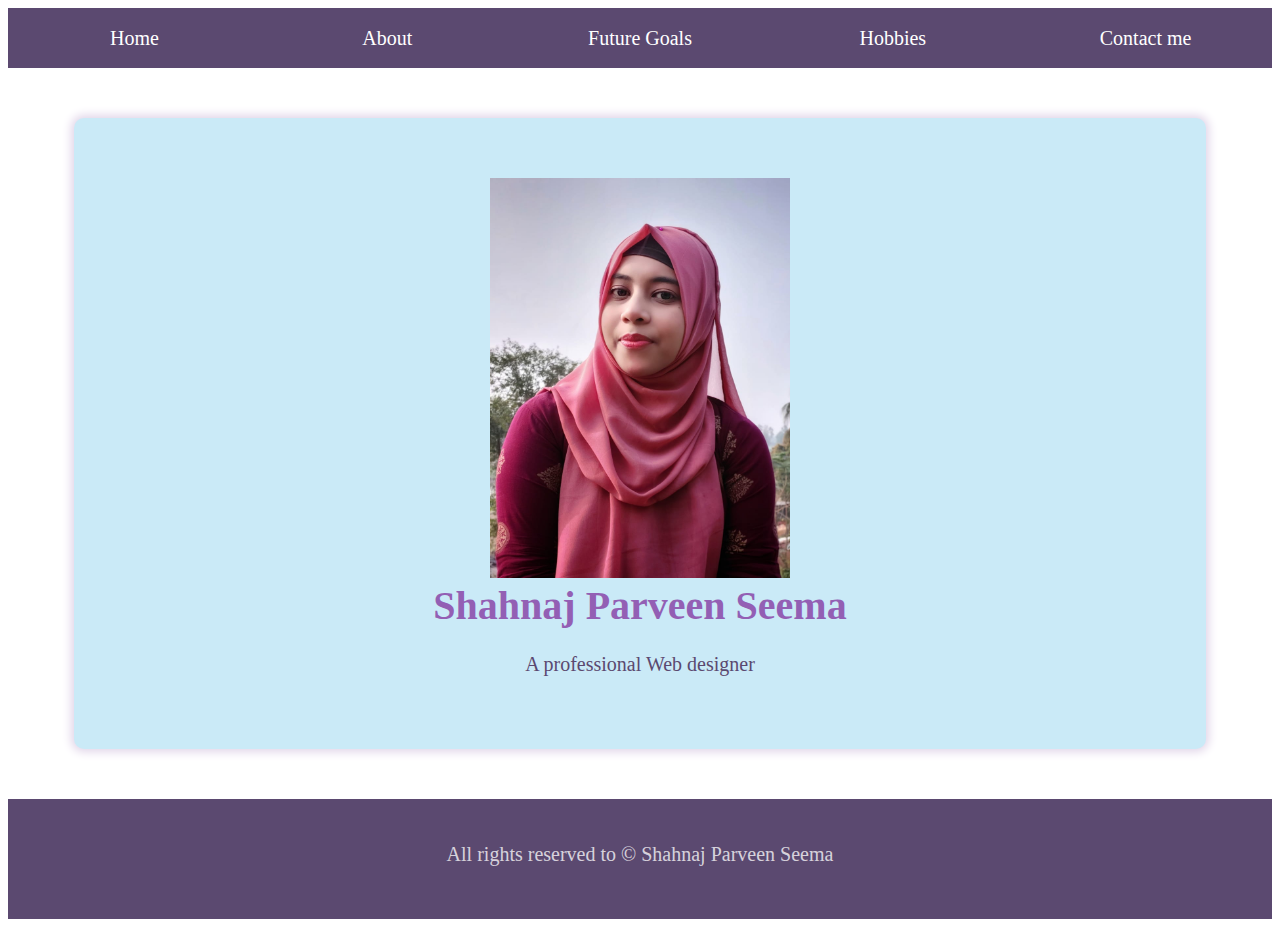
<file: info/index.html>
<!DOCTYPE html>
<html>
  <head>
    <meta charset="UTF-8">
    <meta name="viewport" content="width=device-width, initial-scale=1.0">
    <title>Introduction</title>
    <link rel="stylesheet" type="text/css" href="style.css">
  </head>
  <body>
    <header>
      <nav>
        <ul>
          <li><a href="index.html">Home</a></li>
          <li><a href="academic.html">About</a></li>
          <li><a href="future.html">Future Goals</a></li>
          <li><a href="hobbies.html">Hobbies</a></li>
          <li><a href="family.html">Contact me</a></li>
        </ul>
      </nav>
    </header>
    <main>
      
      <img src="img/s.jpeg" alt="" srcset="" height="400" width="300">
      <h2>Shahnaj Parveen Seema</h2>
      <p>A professional Web designer</p>
    </main>
    
    <footer>
      <p>All rights reserved to &copy Shahnaj Parveen Seema</p>
    </footer>
  </body>
</html>
</file>
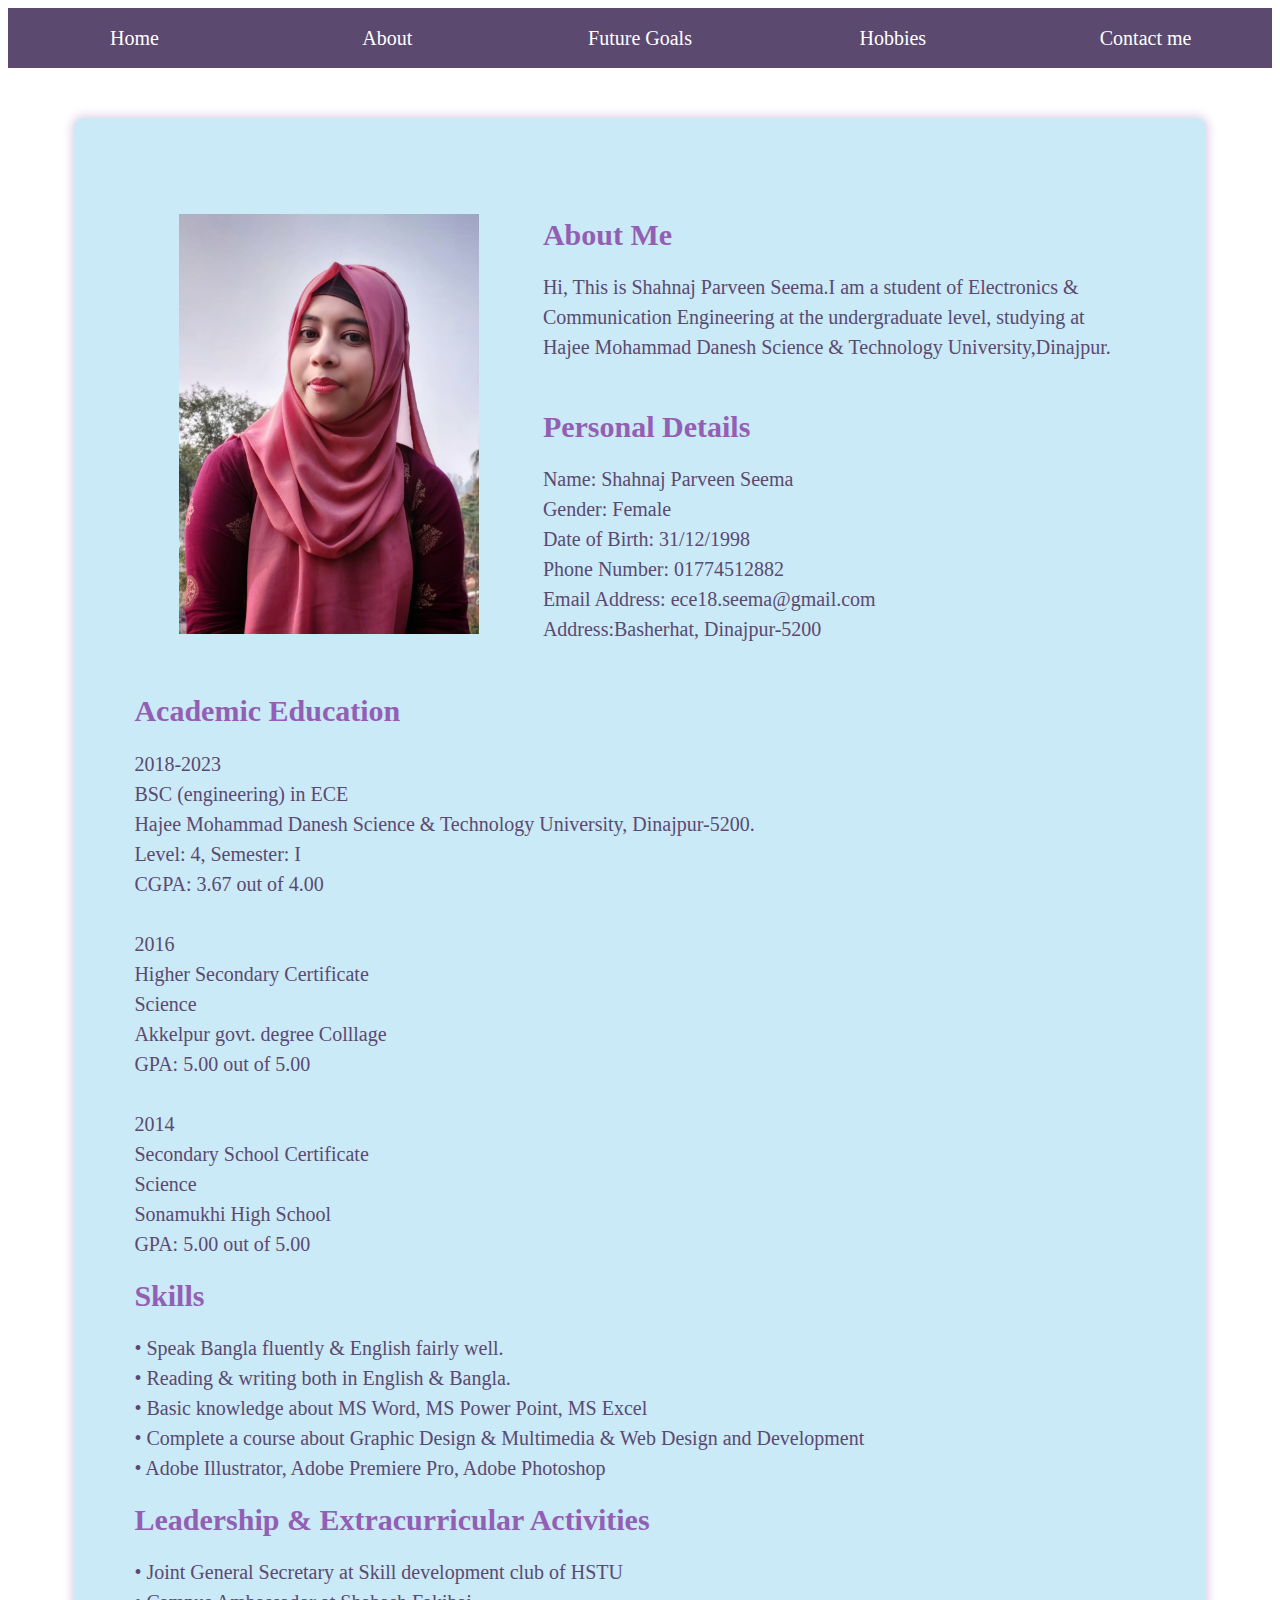
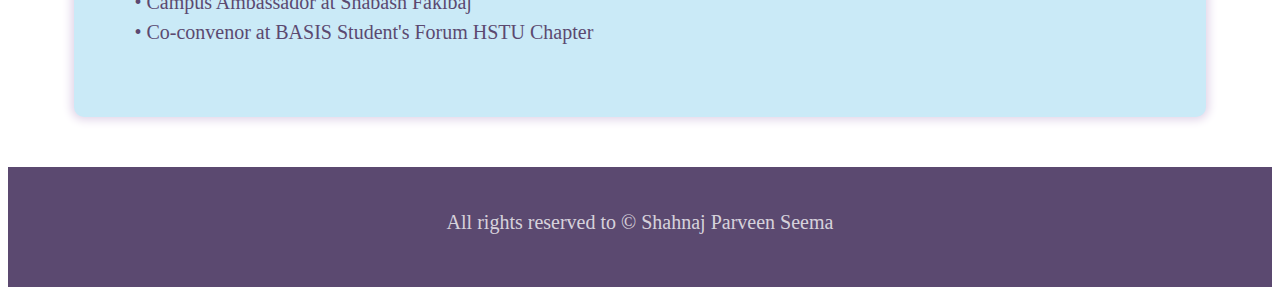
<file: info/academic.html>
<!DOCTYPE html>
<html>
  <head>
    <meta charset="UTF-8">
    <meta name="viewport" content="width=device-width, initial-scale=1.0">
    <title>Academic and Activities</title>
    <link rel="stylesheet" type="text/css" href="style.css">
  </head>
  <body>
    <header>
      <nav>
        <ul>
          <li><a href="index.html">Home</a></li>
          <li><a href="academic.html">About</a></li>
          <li><a href="future.html">Future Goals</a></li>
          <li><a href="hobbies.html">Hobbies</a></li>
          <li><a href="family.html">Contact me</a></li>
        </ul>
      </nav>
    </header>
    <main>
      <div class="container">
        <div class="photo">
          <img src="img/s.jpeg" alt="Your Photo">
        </div>
        <div class="info">
          <h1>About Me</h1>
          <p>Hi, This is Shahnaj Parveen Seema.I am a student of Electronics & Communication Engineering at 
            the undergraduate level, studying at Hajee Mohammad Danesh Science & Technology University,Dinajpur. 
            
            </p>
        <br>

        <h1>Personal Details</h1>
        <p>Name: Shahnaj Parveen Seema <br>

          Gender: Female <br>
          
          Date of Birth: 31/12/1998 <br>
          
          Phone Number: 01774512882 <br>
          
          Email Address: ece18.seema@gmail.com <br>
          
          Address:Basherhat, Dinajpur-5200</p>
        
        </div>
      </div>
      
      <div class="container">
      <div class="fix">
      <h1> Academic Education</h1>
      <p>
        2018-2023<br>
        BSC (engineering) in ECE <br>
        Hajee Mohammad Danesh Science & Technology University, Dinajpur-5200. <br>
        Level: 4, Semester: I <br>
        CGPA: 3.67 out of 4.00
        <br> <br>

        2016 <br>
        Higher Secondary Certificate <br>
        Science <br>
        Akkelpur govt. degree Colllage <br>
        GPA: 5.00 out of 5.00 <br> <br>

        2014 <br>
        Secondary School Certificate <br>
        Science <br>
        Sonamukhi High School <br>
        GPA: 5.00 out of 5.00
       </p>
       
       <h1>Skills</h1>
       <p>
        • Speak Bangla fluently & English fairly well. <br>
        • Reading & writing both in English & Bangla. <br>
        • Basic knowledge about MS Word, MS Power Point, MS Excel <br>
        • Complete a course about Graphic Design & Multimedia & Web Design and Development <br>
        • Adobe Illustrator, Adobe Premiere Pro, Adobe Photoshop</p>
        <h1>Leadership & Extracurricular Activities</h1>
       <p>
        • Joint General Secretary at Skill development club of HSTU <br>
        • Campus Ambassador at Shabash Fakibaj <br>
        • Co-convenor at BASIS Student's Forum HSTU Chapter
       </p>
      </div>
      </div>
    </main>
    <footer>
      <p>All rights reserved to &copy Shahnaj Parveen Seema</p>
    </footer>
  </body>
</html>
</file>
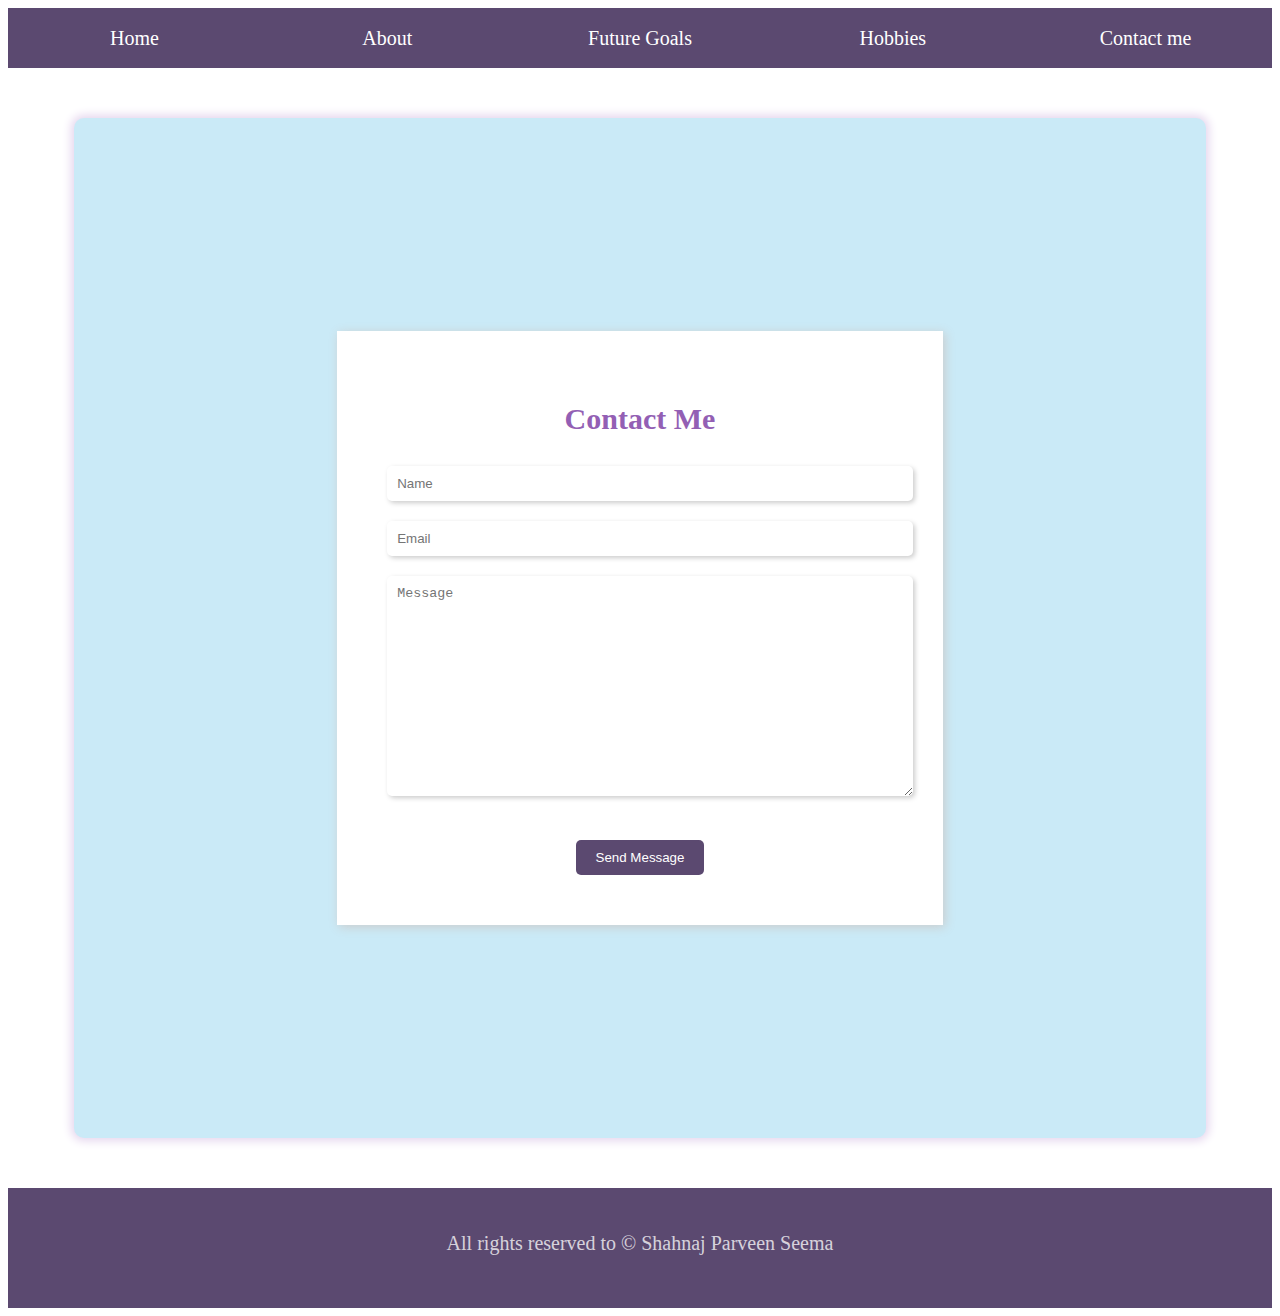
<file: info/family.html>
<!DOCTYPE html>
<html>
  <head>
    <meta charset="UTF-8">
    <meta name="viewport" content="width=device-width, initial-scale=1.0">
    <title>Contact</title>
    <link rel="stylesheet" type="text/css" href="style2.css">
  </head>
  <body>
    <header>
      <nav>
        <ul>
          <li><a href="index.html">Home</a></li>
          <li><a href="academic.html">About</a></li>
          <li><a href="future.html">Future Goals</a></li>
          <li><a href="hobbies.html">Hobbies</a></li>
          <li><a href="family.html">Contact me</a></li>
        </ul>
      </nav>
    </header>
    <main>
      <div class="container">
        <div class="box">
          <h1>Contact Me</h1>
          <form>
            <input type="text" placeholder="Name">
            <input type="text" placeholder="Email">
            <textarea placeholder="Message"></textarea>
            <button>Send Message</button>
          </form>
          
        </div>
      </div>
    </main>
    <footer>
      <p>All rights reserved to &copy Shahnaj Parveen Seema</p>
    </footer>
  </body>
</html>
</file>
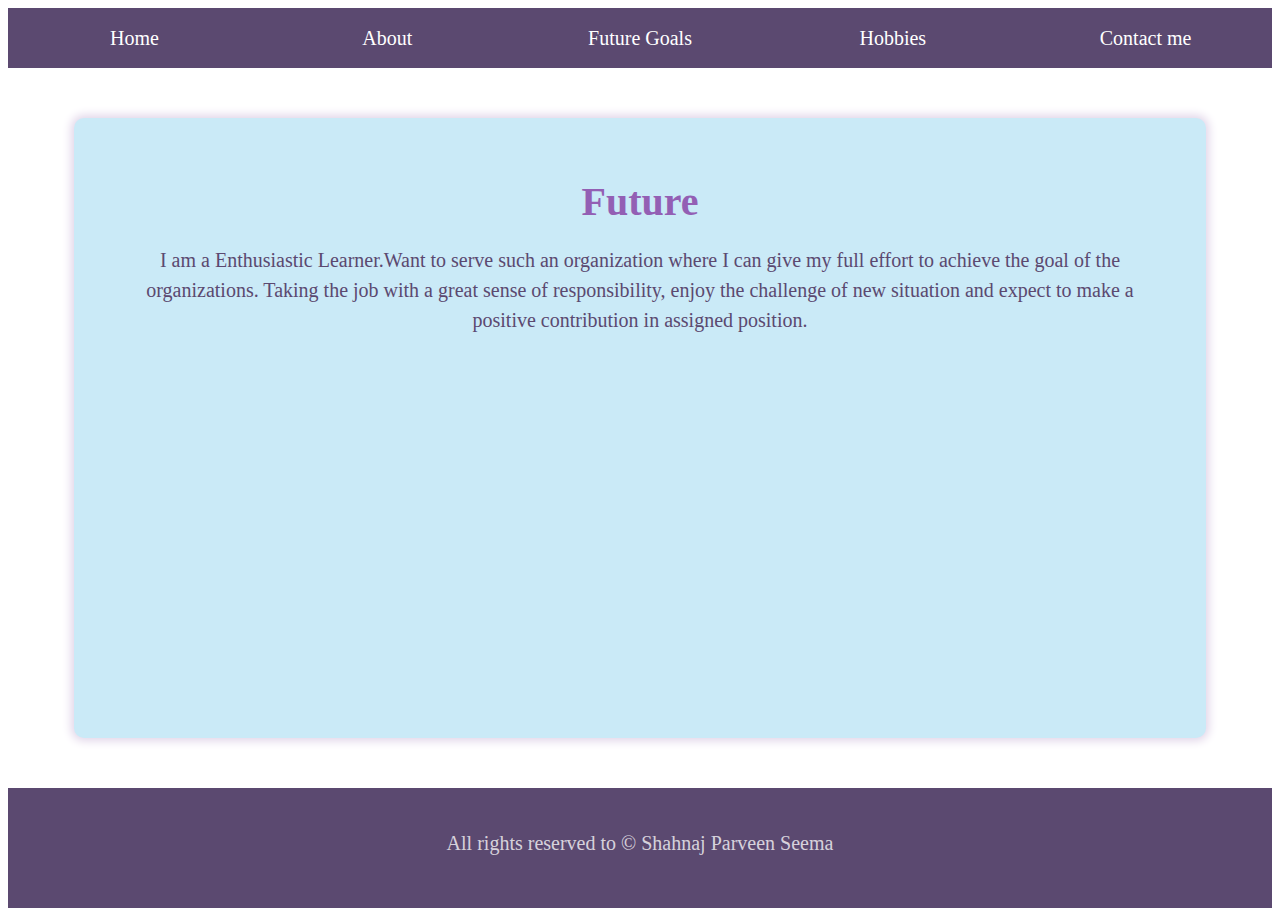
<file: info/future.html>
<!DOCTYPE html>
<html>
  <head>
    <meta charset="UTF-8">
    <meta name="viewport" content="width=device-width, initial-scale=1.0">
    <title>Future</title>
    <link rel="stylesheet" type="text/css" href="style.css">
  </head>
  <body>
    <header>
      <nav>
        <ul>
          <li><a href="index.html">Home</a></li>
          <li><a href="academic.html">About</a></li>
          <li><a href="future.html">Future Goals</a></li>
          <li><a href="hobbies.html">Hobbies</a></li>
          <li><a href="family.html">Contact me</a></li>
        </ul>
      </nav>
    </header>
    <main>
      <h2>Future</h2>
      <p>I am a Enthusiastic Learner.Want to serve such an organization where I can give my full effort to achieve the goal of the 
        organizations. Taking the job with a great sense of responsibility, enjoy the challenge of new 
        situation and expect to make a positive contribution in assigned position.</p>
    </main>
    <footer>
      <p>All rights reserved to &copy Shahnaj Parveen Seema</p>
    </footer>
  </body>
</html>
</file>
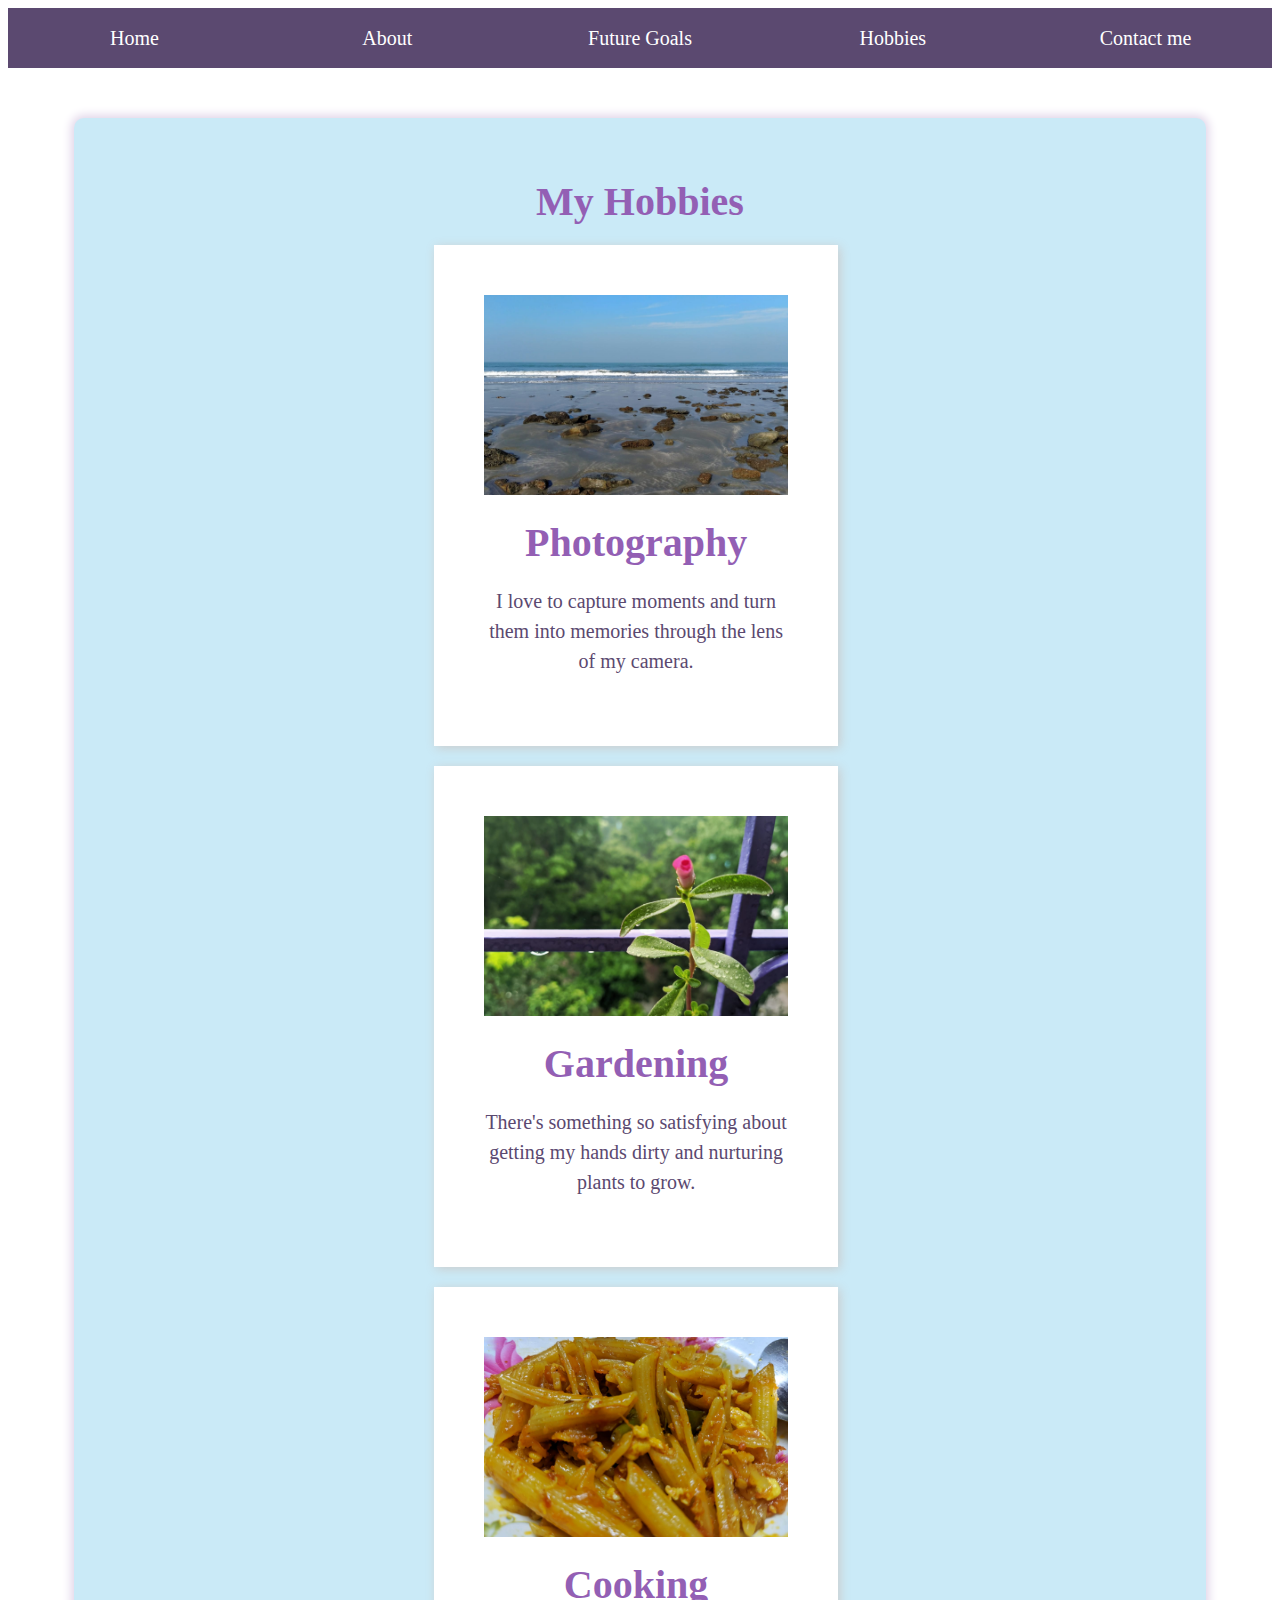
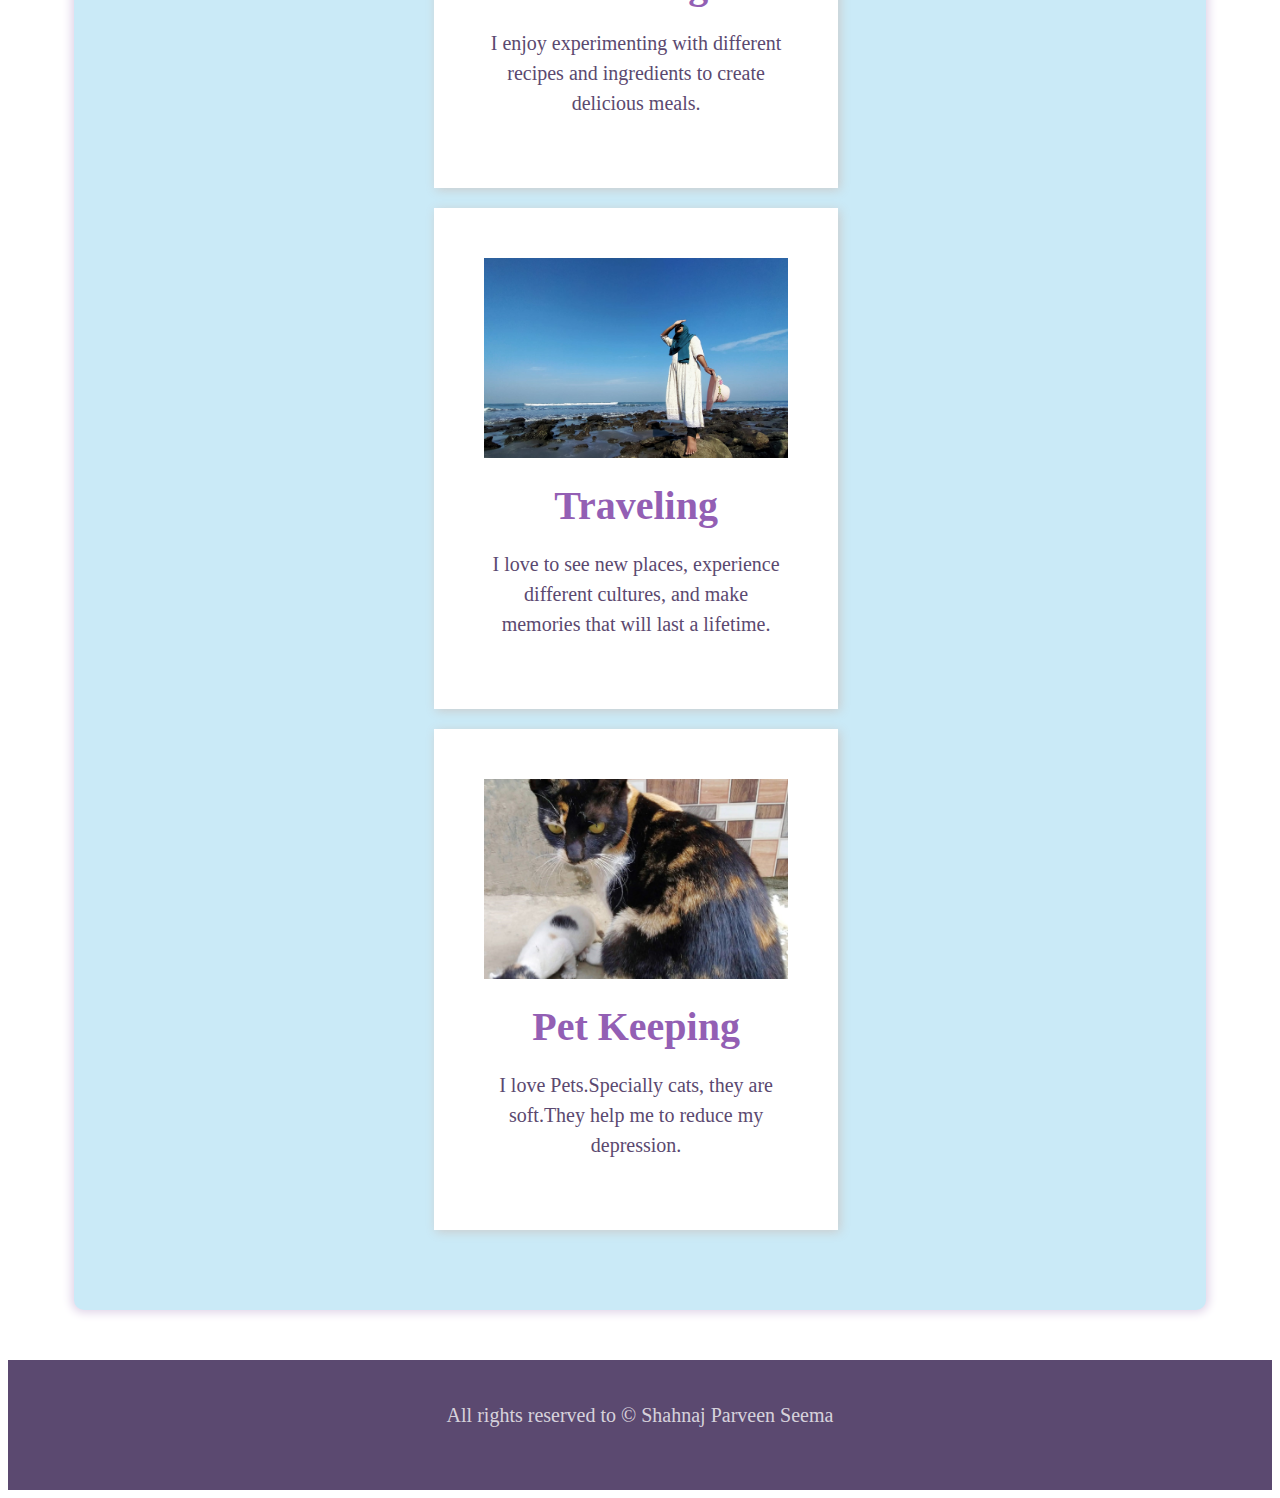
<file: info/hobbies.html>
<!DOCTYPE html>
<html>
  <head>
    <meta charset="UTF-8">
    <meta name="viewport" content="width=device-width, initial-scale=1.0">
    <title>Hobbies</title>
    <link rel="stylesheet" type="text/css" href="style.css">
    <style>
      .container {
        display: flex;
        flex-wrap: wrap;
        justify-content: center;
        align-items: center;
        height: 100vh;
        
      }

      .card {
        width: 30%;
        background-color: white;
        text-align: center;
        padding: 50px;
        margin: 20px;
        box-shadow: 2px 2px 10px #ccc;
        margin-left: 300px;
      }

      h1 {
        margin-bottom: 30px;
      }

      img {
        width: 100%;
        height: 200px;
        object-fit: cover;
        margin-bottom: 20px;
      }

      p {
        margin-bottom: 20px;
      }
     
    </style>
  </head>
  <body>
    <header>
      <nav>
        <ul>
          <li><a href="index.html">Home</a></li>
          <li><a href="academic.html">About</a></li>
          <li><a href="future.html">Future Goals</a></li>
          <li><a href="hobbies.html">Hobbies</a></li>
          <li><a href="family.html">Contact me</a></li>
        </ul>
      </nav>
    </header>
    <main>
      
  
    

  <h2>My Hobbies</h2>
    <div class="fixx">
      <div class="card">
        <img src="img/3.jpeg" alt="Photography">
        <h2>Photography</h2>
        <p>I love to capture moments and turn them into memories through the lens of my camera.</p>
      </div>
      <div class="card">
        <img src="img/1.jpeg" alt="Gardening">
        <h2>Gardening</h2>
        <p>There's something so satisfying about getting my hands dirty and nurturing plants to grow.</p>
      </div>
      <div class="card">
        <img src="img/5.jpeg" alt="Cooking">
        <h2>Cooking</h2>
        <p>I enjoy experimenting with different recipes and ingredients to create delicious meals.</p>
      </div>
      <div class="card">
        <img src="img/11.jpeg" alt="Traveling">
        <h2>Traveling</h2>
        <p>I love to see new places, experience different cultures, and make memories that will last a lifetime.</p>
      </div>
      <div class="card">
        <img src="img/111.jpeg" alt="Traveling">
        <h2>Pet Keeping</h2>
        <p>I love Pets.Specially cats, they are soft.They help me to reduce my depression.</p>
      </div>
    </div>
      
   
  


    </main>
    <footer>
      <p>All rights reserved to &copy Shahnaj Parveen Seema</p>
    </footer>
  </body>
</html>
</file>
<file: info/style.css>
body {
  
  background-size: cover;
  text-align: center;
}

header nav ul {
  display: flex;
  justify-content: center;
  margin: 0;
  padding: 0;
  list-style: none;
  position: relative;
  background-color: #5b4970;;
}

header nav ul li {
  flex: 1;
  background-color: #5b4970;;
  position: relative;
  text-align: center;
}

header nav a {
  display: block;
  padding: 0 10px;
  color: #fff;
  font-size: 20px;
  line-height: 60px;
  text-decoration: none;
}

main {
  background-color: #caeaf7 !important;
  padding: 60px;
  min-height: 500px;
}

h2 {
  font-size: 40px;
  color: #935fb4;
  margin: 0 0 20px;
  
}
h1 {
  font-size: 30px;
  color: #935fb4;}
p {
  color: #5b4970;
  font-size: 20px;
  line-height: 30px;
  margin: 0 0 10px;
}

footer {
  background-color: #5b4970;
  color: #fff;
  text-align: center;
  padding: 40px;
}
footer p{
  color: rgba(255, 255, 255, 0.774);
}
img.profile-picture {
  width: 200px;
  height: 200px;
  border-radius: 100px;
  margin: 20px auto;
  display: block;
}
header nav a:hover {
  background-color: #935fb4;
}
main {
  background-color: #d1c1e0;
  padding: 60px;
  min-height: 500px;
  box-shadow: 0px 0px 10px 3px #e1d5e9;
  border-radius: 10px;
  margin: 50px auto;
  width: 80%;
}
.fix{
  text-align: left;
}
.container {
  display: flex;
  align-items: center;
  justify-content: space-between;
}

.photo {
  width: 40%;
  text-align: center;
}

.photo img {
  width: 100%;
  max-width: 300px;
  
}

.info {
  width: 60%;
  text-align: left;
  padding: 20px;
}
</file>
<file: info/style2.css>
body {
  
  background-size: cover;
  text-align: center;
}

header nav ul {
  display: flex;
  justify-content: center;
  margin: 0;
  padding: 0;
  list-style: none;
  position: relative;
  background-color: #111;
}

header nav ul li {
  flex: 1;
  background-color: #5b4970;
  position: relative;
  text-align: center;
}

header nav a {
  display: block;
  padding: 0 10px;
  color: #fff;
  font-size: 20px;
  line-height: 60px;
  text-decoration: none;
}

main {
  background-color:#caeaf7 !important;
  padding: 60px;
  min-height: 500px;
}

h2 {
  font-size: 40px;
  color: #935fb4;
  margin: 0 0 20px;
  
}
h1 {
  font-size: 30px;
  color: #935fb4;}
p {
  color: #5b4970;
  font-size: 20px;
  line-height: 30px;
  margin: 0 0 10px;
}

footer {
  background-color: #5b4970;
  color: #fff;
  text-align: center;
  padding: 40px;
}
footer p{
  color: rgba(255, 255, 255, 0.774);
}
img.profile-picture {
  width: 200px;
  height: 200px;
  border-radius: 100px;
  margin: 20px auto;
  display: block;
}
header nav a:hover {
  background-color: #935fb4;
}
main {
  background-color: #d1c1e0;
  padding: 60px;
  min-height: 500px;
  box-shadow: 0px 0px 10px 3px #e5d6ee;
  border-radius: 10px;
  margin: 50px auto;
  width: 80%;
}
.fix{
  text-align: left;
}
.container {
  display: flex;
  align-items: center;
  justify-content: space-between;
}

.photo {
  width: 40%;
  text-align: center;
}

.photo img {
  width: 100%;
  max-width: 300px;
  
}

.info {
  width: 60%;
  text-align: left;
  padding: 20px;
}
.container {
  display: flex;
  flex-wrap: wrap;
  justify-content: center;
  align-items: center;
  height: 100vh;
  
}

.box {
  background-color: white;
  width: 50%;
  padding: 50px;
  text-align: center;
  box-shadow: 2px 2px 10px #ccc;
}

h1 {
  margin-bottom: 30px;
}

input[type="text"],
textarea {
  width: 100%;
  padding: 10px;
  margin-bottom: 20px;
  border: none;
  border-radius: 5px;
  box-shadow: 2px 2px 5px #ccc;
}

textarea {
  height: 200px;
}

button {
  padding: 10px 20px;
  border-radius: 5px;
  background-color: #5b4970;
  color: white;
  cursor: pointer;
  margin-top: 20px;
  transition: background-color 0.5s ease;
  border: #fff;
}

button:hover {
  background-color: lightblue;
}

.logo {
  margin-top: 30px;
  display: flex;
  justify-content: center;
}

.logo img {
  width: 40px;
  height: 40px;
  margin: 0 10px;
}
</file>
